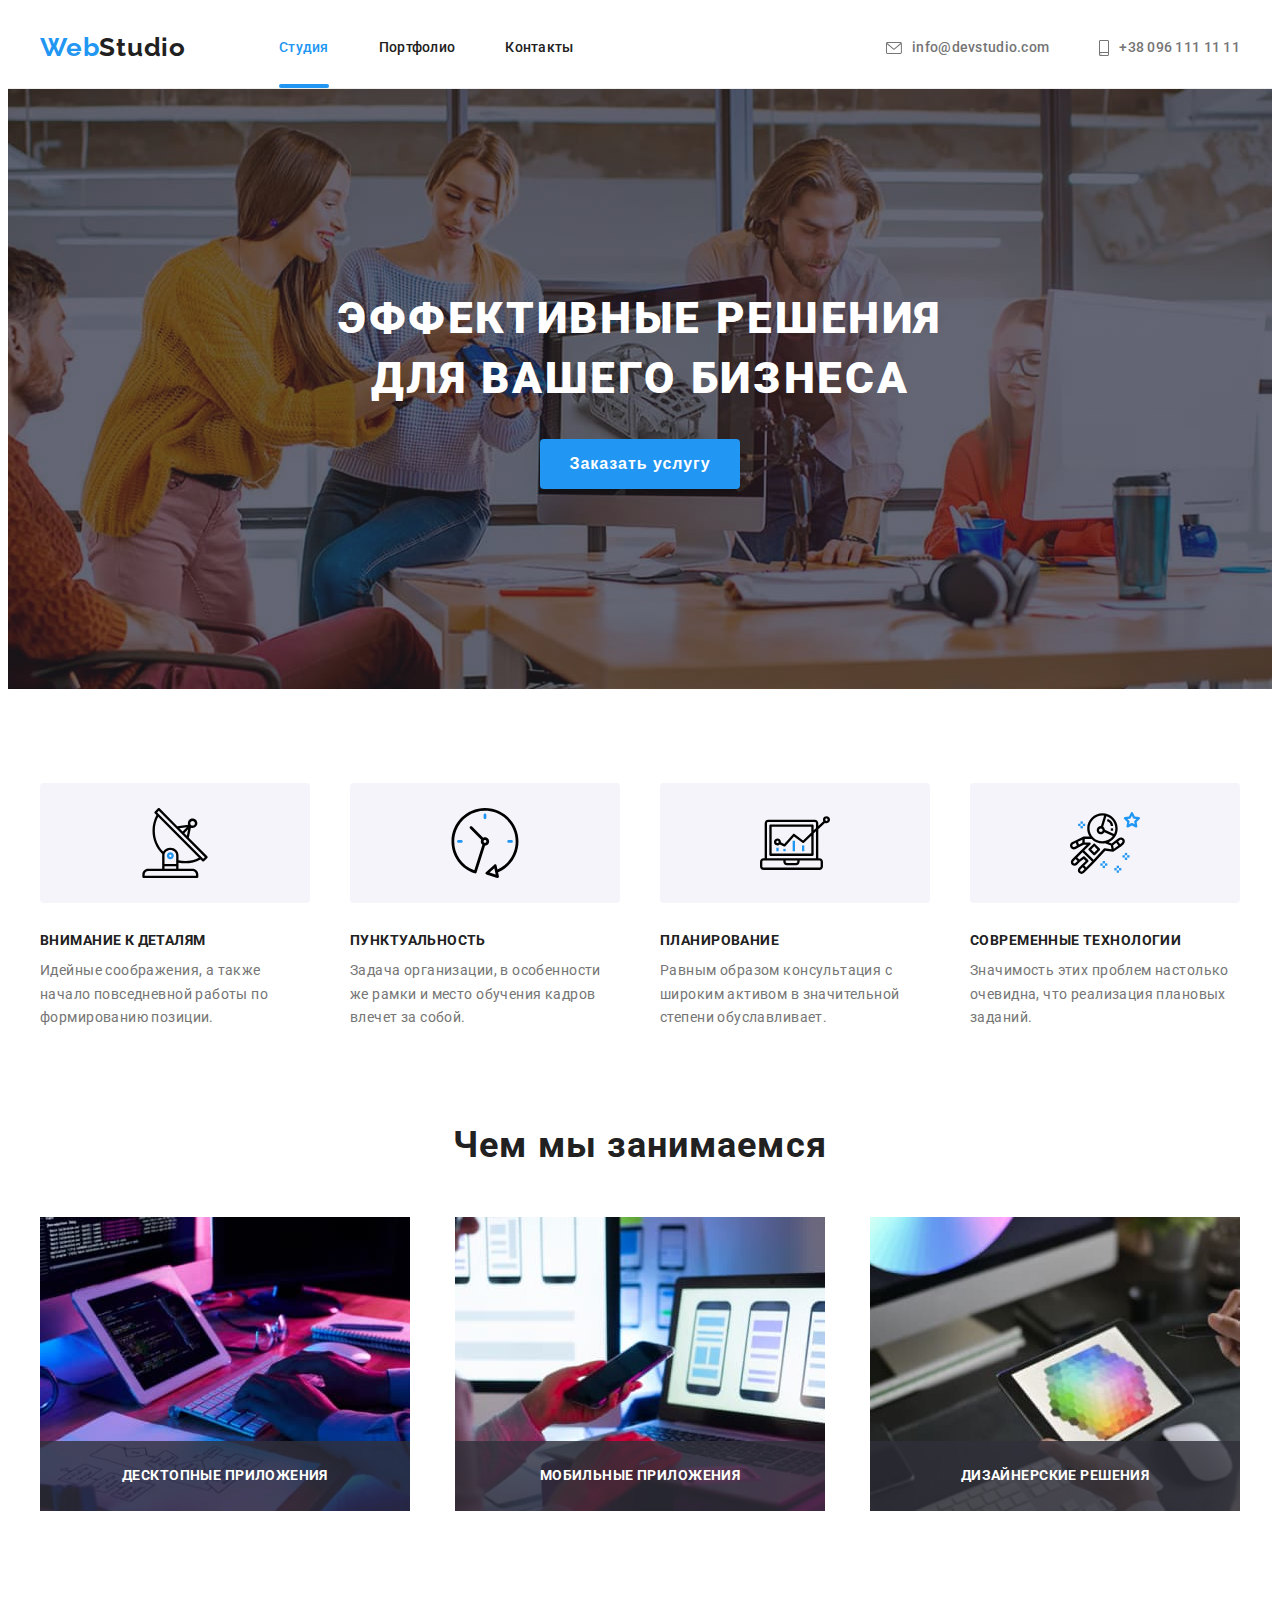
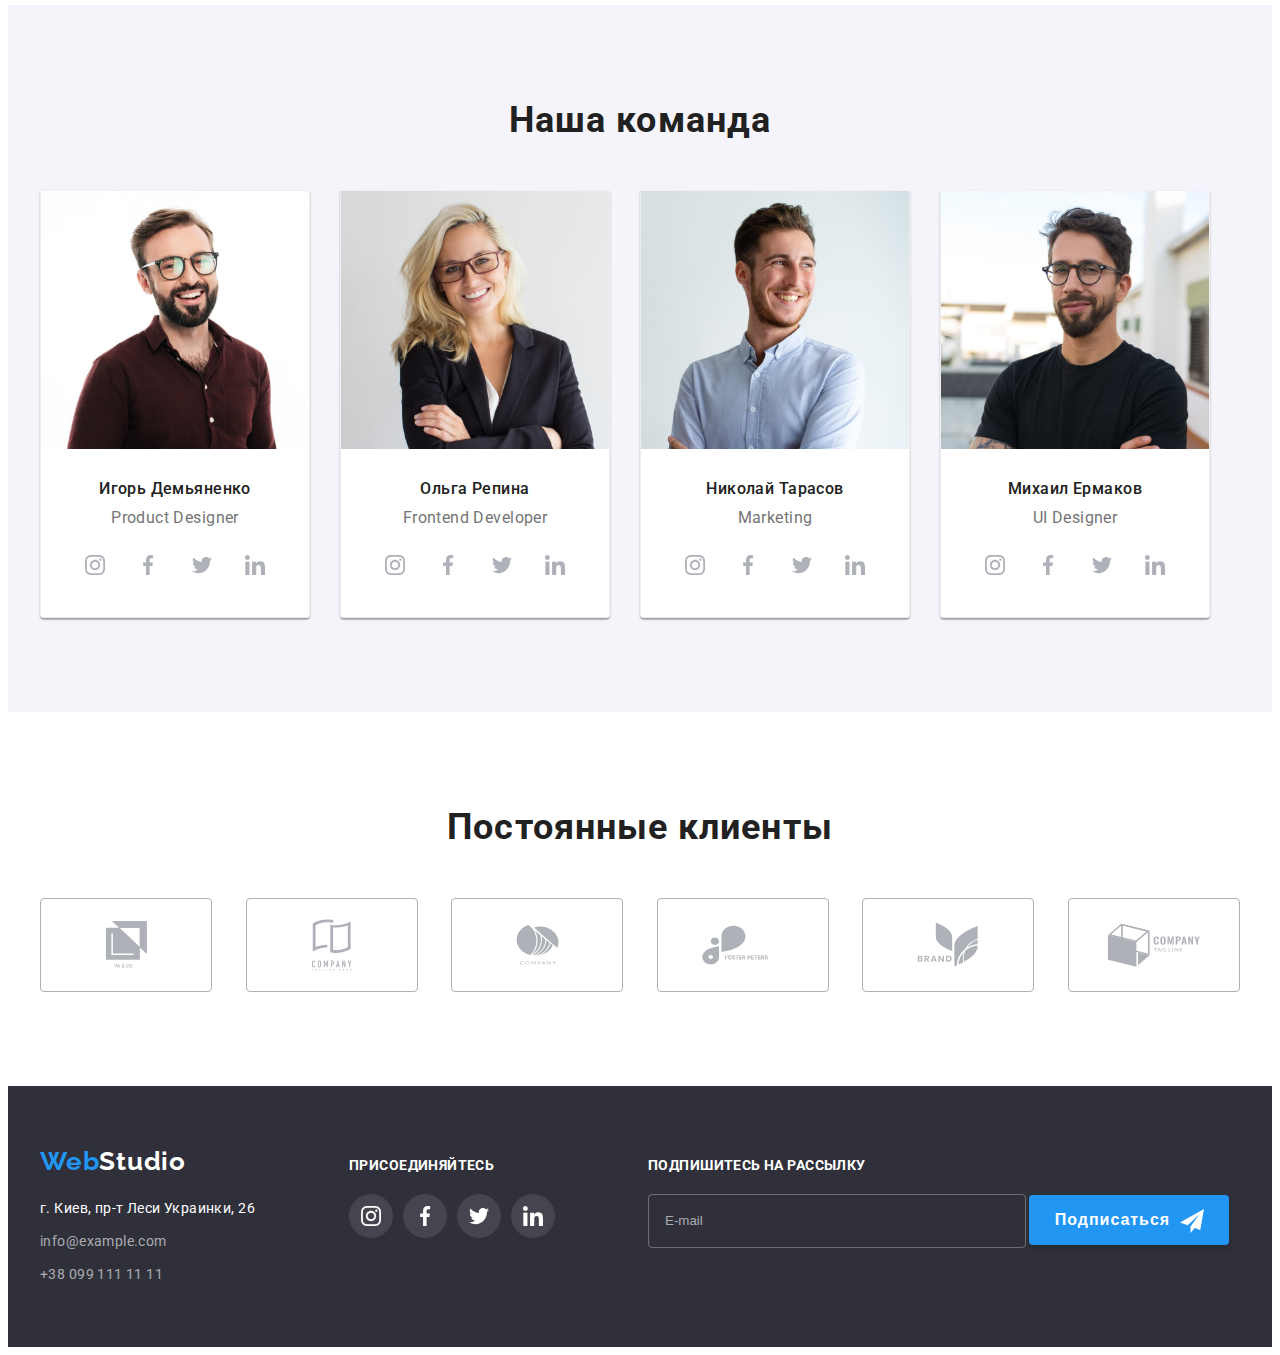
<file: index.html>
<!DOCTYPE html>
<html lang="ru">

<head>
  <meta charset="UTF-8" />
  <meta http-equiv="X-UA-Compatible" content="IE=edge" />
  <meta name="viewport" content="width=device-width, initial-scale=1.0" />
  <title>WebStudio</title>
  <link href="https://fonts.googleapis.com/css2?family=Raleway:wght@700&family=Roboto:wght@400;500;700;900&display=swap"
    rel="stylesheet" />
  <link rel="stylesheet" href="https://cdnjs.cloudflare.com/ajax/libs/modern-normalize/1.1.0/modern-normalize.min.css"
    integrity="sha512-wpPYUAdjBVSE4KJnH1VR1HeZfpl1ub8YT/NKx4PuQ5NmX2tKuGu6U/JRp5y+Y8XG2tV+wKQpNHVUX03MfMFn9Q=="
    crossorigin="anonymous" referrerpolicy="no-referrer" />
  <link rel="stylesheet" type="text/css" href="./css/main.min.css">
</head>

<body>
  <!-- Шапка -->
  <header class="page-header">
    <div class="container">
      <!-- Блок навигации -->
      <div class="wrapper">
        <nav class="nav">
          <a class="logo logo-header" href="./index.html">Web<span class="logo__header-studio">Studio</span></a>
          <ul class="nav-list">
            <li class="nav-list__item">
              <a class="nav-list__link current" href="./index.html">Студия</a>
            </li>
            <li class="nav-list__item">
              <a class="nav-list__link" href="./portfolio.html">Портфолио</a>
            </li>
            <li class="nav-list__item">
              <a class="nav-list__link" href="#">Контакты</a>
            </li>
          </ul>
        </nav>
        <!-- Блок контактов -->
        <div class="contacts">
          <a class="contacts__link" href="mailto:info@devstudio.com">
            <svg class="contacts__icon" width="16" height="12">
              <use href="./images/icons.svg#icon-envelope"></use>
            </svg>
            info@devstudio.com</a>
          <a class="contacts__link" href="tel:+380961111111">
            <svg class="contacts__icon" width="10" height="16">
              <use href="./images/icons.svg#icon-smartphone"></use>
            </svg>
            +38 096 111 11 11</a>
        </div>
      </div>
    </div>
  </header>
  <!-- Основной контент -->
  <main>
    <!--Секция заголовка-->
    <section class="section hero">
      <h1 class="hero__title">Эффективные решения для вашего бизнеса</h1>
      <button class="btn" type="button" data-modal-open>Заказать услугу</button>
    </section>
    <!-- Секция преимуществ -->
    <section class="section">
      <div class="container">
        <h2 class="section__title visually-hidden">
          Преимущества работы с нами
        </h2>
        <ul class="features-list">
          <li>
            <div class="features-list__wrapper">
              <svg width="70" height="70">
                <use href="./images/icons.svg#icon-antenna"></use>
              </svg>
            </div>
            <h3 class="features-list-item__title">Внимание к деталям</h3>
            <p class="features-list-item__text">
              Идейные соображения, а также начало повседневной работы по
              формированию позиции.
            </p>
          </li>
          <li>
            <div class="features-list__wrapper">
              <svg width="70" height="70">
                <use href="./images/icons.svg#icon-clock"></use>
              </svg>
            </div>
            <h3 class="features-list-item__title">Пунктуальность</h3>
            <p class="features-list-item__text">
              Задача организации, в особенности же рамки и место обучения
              кадров влечет за собой.
            </p>
          </li>
          <li>
            <div class="features-list__wrapper">
              <svg width="70" height="70">
                <use href="./images/icons.svg#icon-diagram"></use>
              </svg>
            </div>
            <h3 class="features-list-item__title">Планирование</h3>
            <p class="features-list-item__text">
              Равным образом консультация с широким активом в значительной
              степени обуславливает.
            </p>
          </li>
          <li>
            <div class="features-list__wrapper">
              <svg width="70" height="70">
                <use href="./images/icons.svg#icon-astronaut"></use>
              </svg>
            </div>
            <h3 class="features-list-item__title">Современные технологии</h3>
            <p class="features-list-item__text">
              Значимость этих проблем настолько очевидна, что реализация
              плановых заданий.
            </p>
          </li>
        </ul>
      </div>
    </section>
    <!-- Секция наши работы -->
    <section class="section jobs">
      <div class="container">
        <h2 class="section__title">Чем мы занимаемся</h2>
        <!-- Блок работ -->
        <ul class="jobs-list">
          <li class="jobs-list__item">
            <img src="./images/img1.jpg" alt="Изображение не подгрузилось" width="370" />
            <div class="jobs-list__wrapper">
              <h3 class="jobs-list__title">Десктопные приложения</h3>
            </div>
          </li>
          <li class="jobs-list__item">
            <img src="./images/img2.jpg" alt="Изображение не подгрузилось" width="370" />
            <div class="jobs-list__wrapper">
              <h3 class="jobs-list__title">Мобильные приложения</h3>
            </div>
          </li>
          <li class="jobs-list__item">
            <img src="./images/img3.jpg" alt="Изображение не подгрузилось" width="370" />
            <div class="jobs-list__wrapper">
              <h3 class="jobs-list__title">Дизайнерские решения</h3>
            </div>
          </li>
        </ul>
      </div>
    </section>
    <!-- секция команда -->
    <section class="section team">
      <div class="container">
        <h2 class="section__title">Наша команда</h2>
        <ul class="team-list">
          <li class="team-list__item">
            <img src="./images/photo1.jpg" alt="Изображение не подгрузилось" width="268" />
            <div class="team-list__wrapper">
              <h3 class="team-list__title">Игорь Демьяненко</h3>
              <p class="team-list__text">Product Designer</p>
              <ul class="social-list">
                <li class="social-list__item">
                  <a href="#" class="social-list__link">
                    <svg class="icon" width="20" height="20">
                      <use href="./images/icons.svg#icon-instagram"></use>
                    </svg>
                  </a>
                </li>
                <li class="social-list__item">
                  <a href="#" class="social-list__link">
                    <svg class="icon" width="20" height="20">
                      <use href="./images/icons.svg#icon-facebook"></use>
                    </svg>
                  </a>
                </li>
                <li class="social-list__item">
                  <a href="#" class="social-list__link">
                    <svg class="icon" width="20" height="20">
                      <use href="./images/icons.svg#icon-twitter"></use>
                    </svg>
                  </a>
                </li>
                <li class="social-list__item">
                  <a href="#" class="social-list__link">
                    <svg class="icon" width="20" height="20">
                      <use href="./images/icons.svg#icon-linkedin"></use>
                    </svg>
                  </a>
                </li>
              </ul>
            </div>
          </li>
          <li class="team-list__item">
            <img src="./images/photo2.jpg" alt="Изображение не подгрузилось" width="268" />
            <div class="team-list__wrapper">
              <h3 class="team-list__title">Ольга Репина</h3>
              <p class="team-list__text">Frontend Developer</p>
              <ul class="social-list">
                <li class="social-list__item">
                  <a href="#" class="social-list__link">
                    <svg class="icon" width="20" height="20">
                      <use href="./images/icons.svg#icon-instagram"></use>
                    </svg>
                  </a>
                </li>
                <li class="social-list__item">
                  <a href="#" class="social-list__link">
                    <svg class="icon" width="20" height="20">
                      <use href="./images/icons.svg#icon-facebook"></use>
                    </svg>
                  </a>
                </li>
                <li class="social-list__item">
                  <a href="#" class="social-list__link">
                    <svg class="icon" width="20" height="20">
                      <use href="./images/icons.svg#icon-twitter"></use>
                    </svg>
                  </a>
                </li>
                <li class="social-list__item">
                  <a href="#" class="social-list__link">
                    <svg class="icon" width="20" height="20">
                      <use href="./images/icons.svg#icon-linkedin"></use>
                    </svg>
                  </a>
                </li>
              </ul>
            </div>
          </li>
          <li class="team-list__item">
            <img src="./images/photo3.jpg" alt="Изображение не подгрузилось" width="268" />
            <div class="team-list__wrapper">
              <h3 class="team-list__title">Николай Тарасов</h3>
              <p class="team-list__text">Marketing</p>
              <ul class="social-list">
                <li class="social-list__item">
                  <a href="#" class="social-list__link">
                    <svg class="icon" width="20" height="20">
                      <use href="./images/icons.svg#icon-instagram"></use>
                    </svg>
                  </a>
                </li>
                <li class="social-list__item">
                  <a href="#" class="social-list__link">
                    <svg class="icon" width="20" height="20">
                      <use href="./images/icons.svg#icon-facebook"></use>
                    </svg>
                  </a>
                </li>
                <li class="social-list__item">
                  <a href="#" class="social-list__link">
                    <svg class="icon" width="20" height="20">
                      <use href="./images/icons.svg#icon-twitter"></use>
                    </svg>
                  </a>
                </li>
                <li class="social-list__item">
                  <a href="#" class="social-list__link">
                    <svg class="icon" width="20" height="20">
                      <use href="./images/icons.svg#icon-linkedin"></use>
                    </svg>
                  </a>
                </li>
              </ul>
            </div>
          </li>
          <li class="team-list__item">
            <img src="./images/photo4.jpg" alt="Изображение не подгрузилось" width="268" />
            <div class="team-list__wrapper">
              <h3 class="team-list__title">Михаил Ермаков</h3>
              <p class="team-list__text">UI Designer</p>
              <ul class="social-list">
                <li class="social-list__item">
                  <a href="#" class="social-list__link">
                    <svg class="icon" width="20" height="20">
                      <use href="./images/icons.svg#icon-instagram"></use>
                    </svg>
                  </a>
                </li>
                <li class="social-list__item">
                  <a href="#" class="social-list__link">
                    <svg class="icon" width="20" height="20">
                      <use href="./images/icons.svg#icon-facebook"></use>
                    </svg>
                  </a>
                </li>
                <li class="social-list__item">
                  <a href="#" class="social-list__link">
                    <svg class="icon" width="20" height="20">
                      <use href="./images/icons.svg#icon-twitter"></use>
                    </svg>
                  </a>
                </li>
                <li class="social-list__item">
                  <a href="#" class="social-list__link">
                    <svg class="icon" width="20" height="20">
                      <use href="./images/icons.svg#icon-linkedin"></use>
                    </svg>
                  </a>
                </li>
              </ul>
            </div>
          </li>
        </ul>
      </div>
    </section>
    <!-- Секция постоянные клиенты -->
    <section class="section">
      <div class="container">
        <h2 class="section__title">Постоянные клиенты</h2>
        <ul class="clients-list">
          <li class="clients-list__item">
            <a href="#" class="clients-list__link">
              <svg width="41" height="47">
                <use href="./images/icons.svg#icon-client"></use>
              </svg>
            </a>
          </li>
          <li class="clients-list__item">
            <a href="#" class="clients-list__link">
              <svg width="40" height="52">
                <use href="./images/icons.svg#icon-client-2"></use>
              </svg>
            </a>
          </li>
          <li class="clients-list__item">
            <a href="#" class="clients-list__link">
              <svg width="43" height="41">
                <use href="./images/icons.svg#icon-client-3"></use>
              </svg>
            </a>
          </li>
          <li class="clients-list__item">
            <a href="#" class="clients-list__link">
              <svg width="84" height="40">
                <use href="./images/icons.svg#icon-client-4"></use>
              </svg>
            </a>
          </li>
          <li class="clients-list__item">
            <a href="#" class="clients-list__link">
              <svg width="62" height="45">
                <use href="./images/icons.svg#icon-client-5"></use>
              </svg>
            </a>
          </li>
          <li class="clients-list__item">
            <a href="#" class="clients-list__link">
              <svg width="94" height="44">
                <use href="./images/icons.svg#icon-client-6"></use>
              </svg>
            </a>
          </li>
        </ul>
      </div>
    </section>
  </main>
  <!-- подвал -->
  <footer class="footer">
    <div class="container footer-wrapper">
      <div class="address-wrapper">
        <a class="logo logo-footer" href="./index.html">Web<span class="logo__footer-studio">Studio</span></a>
        <address>
          <ul class="address-list">
            <li class="address-list__item"><span class="address-list__text">г. Киев, пр-т Леси Украинки, 26</span></li>
            <li class="address-list__item">
              <a class="address-list__link" href="mailto:info@example.com">info@example.com</a>
            </li>
            <li class="address-list__item">
              <a class="address-list__link" href="tel:+380991111111">+38 099 111 11 11</a>
            </li>
          </ul>
        </address>
      </div>
      <div class="social-wrapper">
        <p class="social__text">Присоединяйтесь</p>
        <ul class="social-list social-list-footer">
          <li>
            <a href="#" class="social-list__link footer-theme">
              <svg width="20" height="20">
                <use href="./images/icons.svg#icon-instagram"></use>
              </svg>
            </a>
          </li>
          <li>
            <a href="#" class="social-list__link footer-theme">
              <svg width="20" height="20">
                <use href="./images/icons.svg#icon-facebook"></use>
              </svg>
            </a>
          </li>
          <li>
            <a href="#" class="social-list__link footer-theme">
              <svg width="20" height="20">
                <use href="./images/icons.svg#icon-twitter"></use>
              </svg>
            </a>
          </li>
          <li>
            <a href="#" class="social-list__link footer-theme">
              <svg width="20" height="20">
                <use href="./images/icons.svg#icon-linkedin"></use>
              </svg>
            </a>
          </li>
        </ul>
      </div>
      <div class="subscription">
        <p class="subscription__text">Подпишитесь на рассылку</p>
        <input type="email" class="subscription__input" name="user_email_subscription" placeholder="E-mail">
        <button type="submit" class="btn subscription-btn">Подписаться</button>
      </div>
    </div>
  </footer>
  <div class="backdrop is-hidden" data-modal>
    <div class="modal">
      <button class="modal-close-btn" type="button" data-modal-close>
        <svg width="18" height="18">
          <use href="./images/icons.svg#icon-close"></use>
        </svg>
      </button>
      <p class="modal-explanation">Оставьте свои данные, мы вам перезвоним</p>
      <form class="contact-form">
        <label class="contact-form__label">
          <span class="contact-form__text">Имя</span>
          <span class="contact-form__input-wrapper">
            <input name="user_name" type="text" class="contact-form__input">
            <svg class="contact-form__icon" width="18" height="18">
              <use href="./images/icons.svg#icon-person"></use>
            </svg>
          </span>
        </label>
        <label class="contact-form__label">
          <span class="contact-form__text">Телефон</span>
          <span class="contact-form__input-wrapper">
            <input name="user_phone" type="tel" class="contact-form__input">
            <svg class="contact-form__icon" width="18" height="18">
              <use href="./images/icons.svg#icon-phone"></use>
            </svg>
          </span>
        </label>
        <label class="contact-form__label">
          <span class="contact-form__text">Почта</span>
          <span class="contact-form__input-wrapper">
            <input name="user_email" type="email" class="contact-form__input">
            <svg class="contact-form__icon" width="18" height="18">
              <use href="./images/icons.svg#icon-email"></use>
            </svg>
          </span>
        </label>
        <label class="contact-form__label">
          <span class="contact-form__text">Комментарий</span>
          <textarea class="contact-form__messag" name="user_messag" placeholder="Введите текст"></textarea>
        </label>
        <div class="checkbox-wraper">
          <input id="policy_checkbox" name="accept_policy" value="accept" class="contact-form__checbox visually-hidden"
            type="checkbox">
          <label class="contact-form__checkbox-label" for="policy_checkbox">Соглашаюсь с рассылкой и принимаю&nbsp;<a
              href="" class="contact-form__checkbox-link">Условия
              договора</a></label>
        </div>
        <button class="btn btn_contact-form" type="submit">Отправить</button>
      </form>
    </div>
  </div>
  <script src="./js/modal.js"></script>
</body>

</html>
</file>
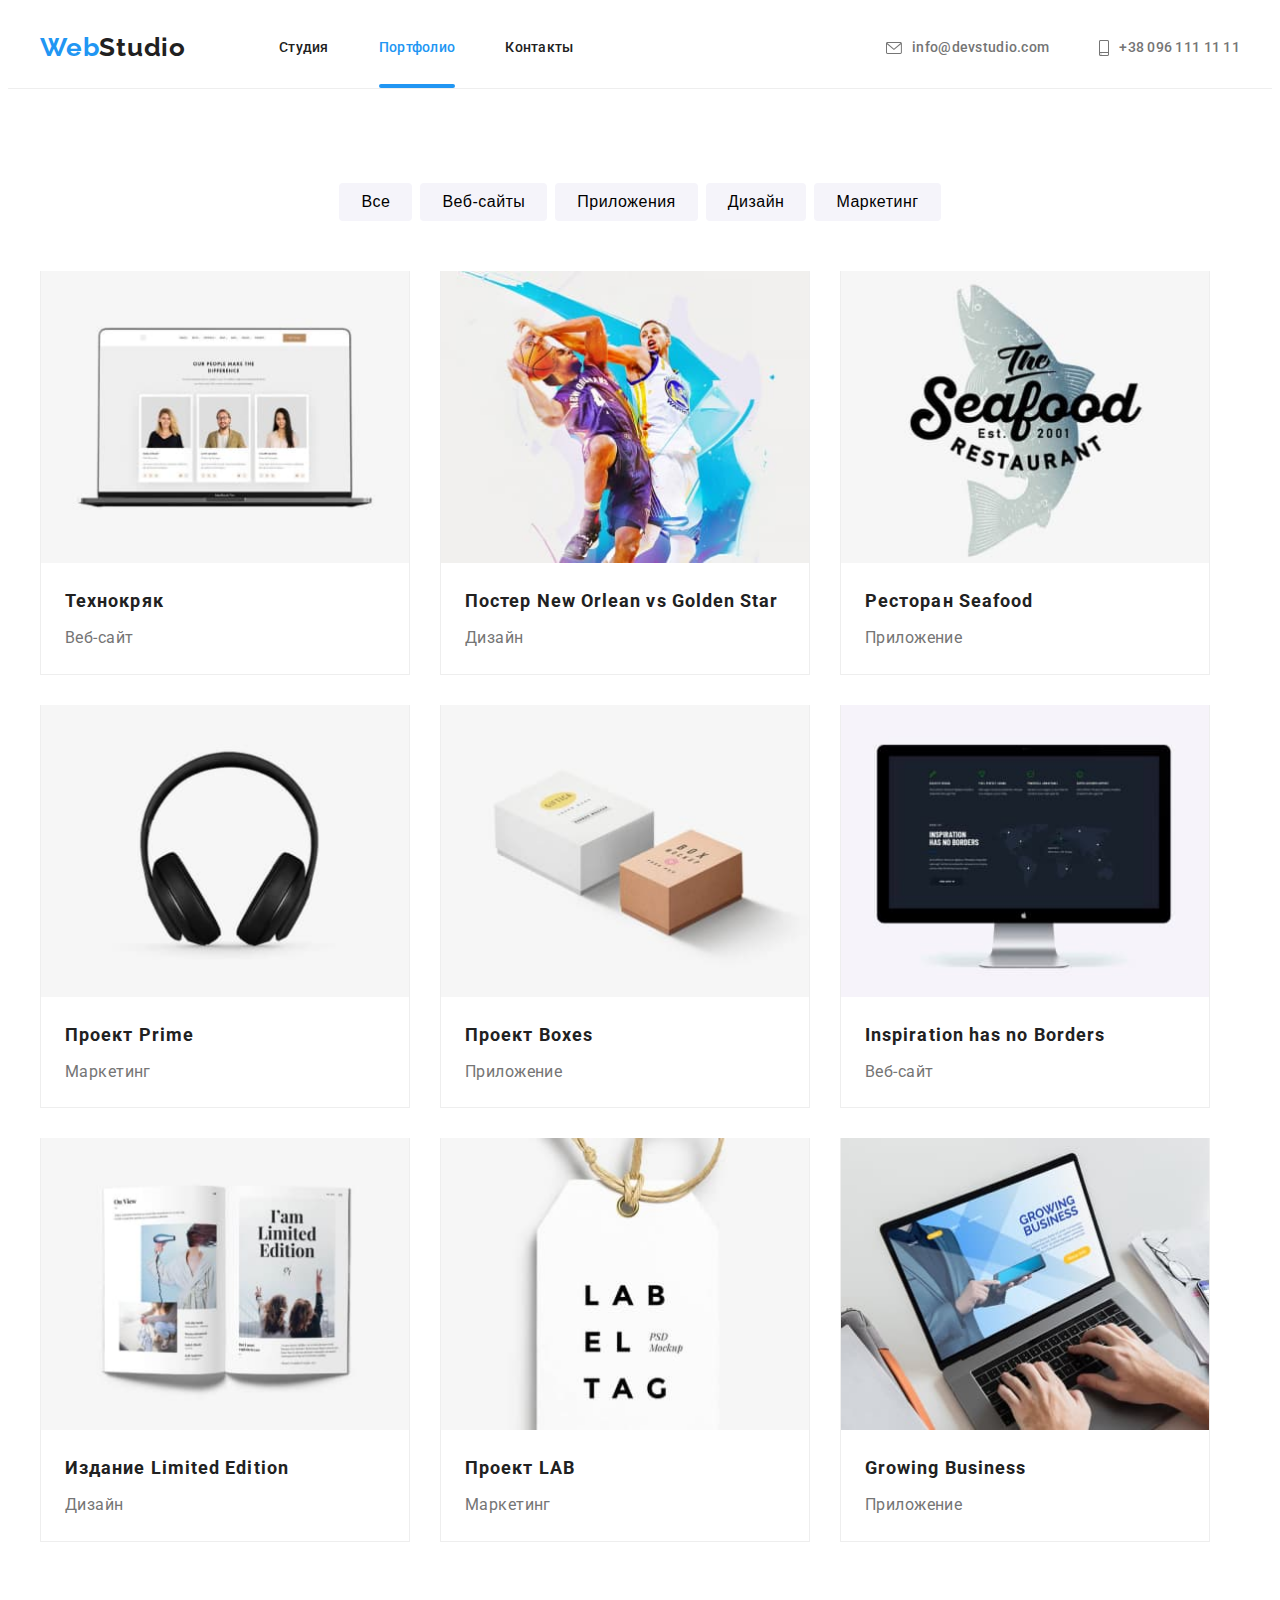
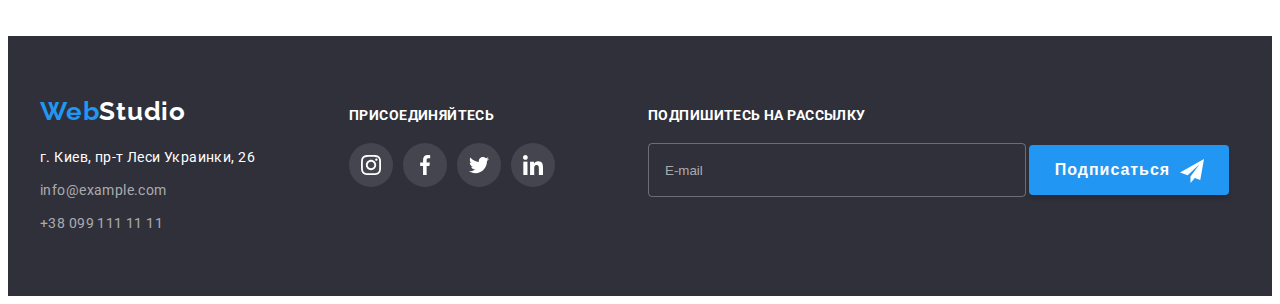
<file: portfolio.html>
<!DOCTYPE html>
<html lang="ru">

<head>
  <meta charset="UTF-8">
  <meta http-equiv="X-UA-Compatible" content="IE=edge">
  <meta name="viewport" content="width=device-width, initial-scale=1.0">
  <title>Portfolio</title>
  <link href="https://fonts.googleapis.com/css2?family=Raleway:wght@700&family=Roboto:wght@400;500;700;900&display=swap"
    rel="stylesheet">
  <link rel="stylesheet" href="https://cdnjs.cloudflare.com/ajax/libs/modern-normalize/1.1.0/modern-normalize.min.css"
    integrity="sha512-wpPYUAdjBVSE4KJnH1VR1HeZfpl1ub8YT/NKx4PuQ5NmX2tKuGu6U/JRp5y+Y8XG2tV+wKQpNHVUX03MfMFn9Q=="
    crossorigin="anonymous" referrerpolicy="no-referrer" />
  <link rel="stylesheet" type="text/css" href="./css/main.min.css">
</head>

<body>
  <!-- Шапка -->
  <header class="page-header">
    <div class="container">
      <!-- Блок навигации -->
      <div class="wrapper">
        <nav class="nav">
          <a class="logo logo-header" href="./index.html">Web<span class="logo__header-studio">Studio</span></a>
          <ul class="nav-list">
            <li class="nav-list__item">
              <a class="nav-list__link" href="./index.html">Студия</a>
            </li>
            <li class="nav-list__item">
              <a class="nav-list__link current" href="./portfolio.html">Портфолио</a>
            </li>
            <li class="nav-list__item">
              <a class="nav-list__link" href="#">Контакты</a>
            </li>
          </ul>
        </nav>
        <!-- Блок контактов -->
        <div class="contacts">
          <a class="contacts__link" href="mailto:info@devstudio.com">
            <svg class="contacts__icon" width="16" height="12">
              <use href="./images/icons.svg#icon-envelope"></use>
            </svg>
            info@devstudio.com</a>
          <a class="contacts__link" href="tel:+380961111111">
            <svg class="contacts__icon" width="10" height="16">
              <use href="./images/icons.svg#icon-smartphone"></use>
            </svg>
            +38 096 111 11 11</a>
        </div>
      </div>
    </div>
  </header>
  <!-- Основной контент -->
  <main>
    <section class="section">
      <div class="container">
        <h1 class="section__title visually-hidden">Примеры наших работ</h1>
        <!-- Блок кнопок -->
        <ul class="button-list">
          <li class="button-list__item"><button class="button-list__btn" type="button">Все</button></li>
          <li class="button-list__item"><button class="button-list__btn" type="button">Веб-сайты</button></li>
          <li class="button-list__item"><button class="button-list__btn" type="button">Приложения</button></li>
          <li class="button-list__item"><button class="button-list__btn" type="button">Дизайн</button></li>
          <li class="button-list__item"><button class="button-list__btn" type="button">Маркетинг</button></li>
        </ul>
        <!-- Блок примеров работ -->
        <ul class="examples-list">
          <li class="examples-list__item">
            <a href="#" class="examples-list__link">
              <div class="examples-list__thumb">
                <img src="./images/portf1.jpg" alt="Технокряк" width="368">
                <div class="examples-list__overlay">
                  <p class="examples-list__overlay-text">Ресурс предлагает комплексные предложения с разным уровнем функционала и сервисов. Все
                    это позволит посетителю получить
                    исчерпывающие сведения о компании или частном лице.</p>
                </div>
              </div>
              <div class="examples-list__description">
                <h2 class="examples-list__title">Технокряк</h2>
                <p class="examples-list__text">Веб-сайт</p>
              </div>
            </a>
          </li>
          <li class="examples-list__item">
            <a href="#" class="examples-list__link">
              <div class="examples-list__thumb">
                <img src="./images/portf2.jpg" alt="Постер New Orlean vs Golden Star" width="368">
                <div class="examples-list__overlay">
                  <p class="examples-list__overlay-text">Ресурс предлагает комплексные предложения с разным уровнем функционала и сервисов. Все
                    это позволит посетителю получить
                    исчерпывающие сведения о компании или частном лице.</p>
                </div>
              </div>
              <div class="examples-list__description">
                <h2 class="examples-list__title">Постер New Orlean vs Golden Star</h2>
                <p class="examples-list__text">Дизайн</p>
              </div>
            </a>
          </li>
          <li class="examples-list__item">
            <a href="#" class="examples-list__link">
              <div class="examples-list__thumb">
                <img src="./images/portf3.jpg" alt="Ресторан Seafood" width="368">
                <div class="examples-list__overlay">
                  <p class="examples-list__overlay-text">Ресурс предлагает комплексные предложения с разным уровнем функционала и сервисов. Все
                    это позволит посетителю получить
                    исчерпывающие сведения о компании или частном лице.</p>
                </div>
              </div>
              <div class="examples-list__description">
                <h2 class="examples-list__title">Ресторан Seafood</h2>
                <p class="examples-list__text">Приложение</p>
              </div>
            </a>
          </li>
          <li class="examples-list__item">
            <a href="" class="examples-list__link">
              <div class="examples-list__thumb">
                <img src="./images/portf4.jpg" alt="Проект Prime" width="368">
                <div class="examples-list__overlay">
                  <p class="examples-list__overlay-text">Ресурс предлагает комплексные предложения с разным уровнем функционала и сервисов. Все
                    это позволит посетителю получить
                    исчерпывающие сведения о компании или частном лице.</p>
                </div>
              </div>
              <div class="examples-list__description">
                <h2 class="examples-list__title">Проект Prime</h2>
                <p class="examples-list__text">Маркетинг</p>
              </div>
            </a>
          </li>
          <li class="examples-list__item">
            <a href="" class="examples-list__link">
              <div class="examples-list__thumb">
                <img src="./images/portf5.jpg" alt="Проект Boxes" width="368">
                <div class="examples-list__overlay">
                  <p class="examples-list__overlay-text">Ресурс предлагает комплексные предложения с разным уровнем функционала и сервисов. Все
                    это позволит посетителю получить
                    исчерпывающие сведения о компании или частном лице.</p>
                </div>
              </div>
              <div class="examples-list__description">
                <h2 class="examples-list__title">Проект Boxes</h2>
                <p class="examples-list__text">Приложение</p>
              </div>
            </a>
          </li>
          <li class="examples-list__item">
            <a href="" class="examples-list__link">
              <div class="examples-list__thumb">
                <img src="./images/portf6.jpg" alt="Inspiration has no Borders" width="368">
                <div class="examples-list__overlay">
                  <p class="examples-list__overlay-text">Ресурс предлагает комплексные предложения с разным уровнем функционала и сервисов. Все
                    это позволит посетителю получить
                    исчерпывающие сведения о компании или частном лице.</p>
                </div>
              </div>
              <div class="examples-list__description">
                <h2 class="examples-list__title">Inspiration has no Borders</h2>
                <p class="examples-list__text">Веб-сайт</p>
              </div>
            </a>
          </li>
          <li class="examples-list__item">
            <a href="" class="examples-list__link">
              <div class="examples-list__thumb">
                <img src="./images/portf7.jpg" alt="Издание Limited Edition" width="368">
                <div class="examples-list__overlay">
                  <p class="examples-list__overlay-text">Ресурс предлагает комплексные предложения с разным уровнем функционала и сервисов. Все
                    это позволит посетителю получить
                    исчерпывающие сведения о компании или частном лице.</p>
                </div>
              </div>
              <div class="examples-list__description">
                <h2 class="examples-list__title">Издание Limited Edition</h2>
                <p class="examples-list__text">Дизайн</p>
              </div>
            </a>
          </li>
          <li class="examples-list__item">
            <a href="" class="examples-list__link">
              <div class="examples-list__thumb">
                <img src="./images/portf8.jpg" alt="Проект LAB" width="368">
                <div class="examples-list__overlay">
                  <p class="examples-list__overlay-text">Ресурс предлагает комплексные предложения с разным уровнем функционала и сервисов. Все
                    это позволит посетителю получить
                    исчерпывающие сведения о компании или частном лице.</p>
                </div>
              </div>
              <div class="examples-list__description">
                <h2 class="examples-list__title">Проект LAB</h2>
                <p class="examples-list__text">Маркетинг</p>
              </div>
            </a>
          </li>
          <li class="examples-list__item">
            <a href="" class="examples-list__link">
              <div class="examples-list__thumb">
                <img src="./images/portf9.jpg" alt="Growing Business" width="368">
                <div class="examples-list__overlay">
                  <p class="examples-list__overlay-text">Ресурс предлагает комплексные предложения с разным уровнем функционала и сервисов. Все
                    это позволит посетителю получить
                    исчерпывающие сведения о компании или частном лице.</p>
                </div>
              </div>
              <div class="examples-list__description">
                <h2 class="examples-list__title">Growing Business</h2>
                <p class="examples-list__text">Приложение</p>
              </div>
            </a>
          </li>
        </ul>
      </div>
    </section>
  </main>
  <!-- Подвал -->
  <footer class="footer">
    <div class="container footer-wrapper">
      <div class="address-wrapper">
        <a class="logo logo-footer" href="./index.html">Web<span class="logo__footer-studio">Studio</span></a>
        <address>
          <ul class="address-list">
            <li class="address-list__item"><span class="address-list__text">г. Киев, пр-т Леси Украинки, 26</span></li>
            <li class="address-list__item">
              <a class="address-list__link" href="mailto:info@example.com">info@example.com</a>
            </li>
            <li class="address-list__item">
              <a class="address-list__link" href="tel:+380991111111">+38 099 111 11 11</a>
            </li>
          </ul>
        </address>
      </div>
      <div class="social-wrapper">
        <p class="social__text">Присоединяйтесь</p>
        <ul class="social-list social-list-footer">
          <li>
            <a href="#" class="social-list__link footer-theme">
              <svg width="20" height="20">
                <use href="./images/icons.svg#icon-instagram"></use>
              </svg>
            </a>
          </li>
          <li>
            <a href="#" class="social-list__link footer-theme">
              <svg width="20" height="20">
                <use href="./images/icons.svg#icon-facebook"></use>
              </svg>
            </a>
          </li>
          <li>
            <a href="#" class="social-list__link footer-theme">
              <svg width="20" height="20">
                <use href="./images/icons.svg#icon-twitter"></use>
              </svg>
            </a>
          </li>
          <li>
            <a href="#" class="social-list__link footer-theme">
              <svg width="20" height="20">
                <use href="./images/icons.svg#icon-linkedin"></use>
              </svg>
            </a>
          </li>
        </ul>
      </div>
      <div class="subscription">
        <p class="subscription__text">Подпишитесь на рассылку</p>
        <input type="email" class="subscription__input" name="user_email_subscription" placeholder="E-mail">
        <button type="submit" class="btn subscription-btn">Подписаться</button>
      </div>
    </div>
  </footer>
</body>

</html>
</file>
<file: css/main.min.css>
.visually-hidden{position:absolute;width:1px;height:1px;margin:-1px;border:0;padding:0;white-space:nowrap;-webkit-clip-path:inset(100%);clip-path:inset(100%);clip:rect(0 0 0 0);overflow:hidden}:root{--primary-text-color: #757575;--title-text-color: #212121;--acent-color: #2196F3;--primary-white-color: #ffffff;--primay-grey-color: #2F303A;--address-link-color: rgba(255, 255, 255, 0.6);--examples-button-color: #F5F4FA;--border-color: #eeeeee;--border-modal-color: rgba(33, 33, 33, 0.2);--primary-icon-color: #AFB1B8;--footer-fon-social-link: rgba(255, 255, 255, 0.1);--primary-animation-function: cubic-bezier(0.4, 0, 0.2, 1);--placeholder-color: rgba(117, 117, 117, 0.5)}body{background-color:var(--primary-white-color);color:var(--primary-text-color);font-family:"Roboto",sans-serif;font-size:14px;letter-spacing:.03em}ul{list-style:none}a{text-decoration:none}img{display:block}.section{padding-top:94px;padding-bottom:94px}.section__title{color:var(--title-text-color);font-weight:700;font-size:36px;line-height:1.17;text-align:center;letter-spacing:.03em;margin-top:0;margin-bottom:50px}.container{width:1200px;margin-left:auto;margin-right:auto;padding-left:15px;padding-right:15px}.page-header{border-bottom:1px solid var(--border-color)}.wrapper{display:-webkit-box;display:-ms-flexbox;display:flex}.nav{display:-webkit-box;display:-ms-flexbox;display:flex}.nav-list{display:-webkit-box;display:-ms-flexbox;display:flex;-webkit-box-align:center;-ms-flex-align:center;align-items:center;margin-top:0;margin-bottom:0;padding-left:0}.nav-list__item{margin-right:50px}.nav-list__item:last-child{margin-right:0}.nav-list__link{display:block;padding-top:32px;padding-bottom:32px;color:var(--title-text-color);font-weight:500;font-size:14px;line-height:1.14;letter-spacing:.02em;-webkit-transition-property:color;transition-property:color;-webkit-transition-duration:250ms;transition-duration:250ms;-webkit-transition-timing-function:var(--primary-animation-function);transition-timing-function:var(--primary-animation-function);-webkit-transition-delay:0ms;transition-delay:0ms}.nav-list__link:hover,.nav-list__link:focus{color:var(--acent-color)}.current{color:var(--acent-color);position:relative}.current::after{position:absolute;left:0;bottom:0;width:100%;height:4px;display:block;content:"";background-color:var(--acent-color);border-radius:2px}.contacts{display:-webkit-box;display:-ms-flexbox;display:flex;-webkit-box-align:center;-ms-flex-align:center;align-items:center;margin-left:auto}.contacts__link{display:-webkit-box;display:-ms-flexbox;display:flex;-webkit-box-align:center;-ms-flex-align:center;align-items:center;padding-top:32px;padding-bottom:32px;margin-right:50px;color:var(--primary-text-color);fill:var(--primary-text-color);font-weight:500;font-size:14px;line-height:1.14;letter-spacing:.02em;-webkit-transition-property:color,fill;transition-property:color,fill;-webkit-transition-duration:250ms;transition-duration:250ms;-webkit-transition-timing-function:var(--primary-animation-function);transition-timing-function:var(--primary-animation-function);-webkit-transition-delay:0ms;transition-delay:0ms}.contacts__link:last-child{margin-right:0}.contacts__link:hover,.contacts__link:focus{color:var(--acent-color);fill:var(--acent-color)}.contacts__icon{margin-right:10px}.hero{padding:200px 0;background-color:var(--primay-grey-color);background-image:-webkit-gradient(linear, left top, left bottom, from(rgba(47, 48, 58, 0.4)), to(rgba(47, 48, 58, 0.4))),url(../images/backgroundHero.jpg);background-image:linear-gradient(rgba(47, 48, 58, 0.4), rgba(47, 48, 58, 0.4)),url(../images/backgroundHero.jpg);background-repeat:no-repeat;background-position:50% 50%;text-align:center;max-width:1600px;margin:0 auto}.hero__title{width:696px;color:var(--primary-white-color);font-weight:900;font-size:44px;line-height:1.36;letter-spacing:.06em;text-transform:uppercase;margin-top:0;margin-bottom:30px;margin-left:auto;margin-right:auto}.features-list{display:-webkit-box;display:-ms-flexbox;display:flex;-webkit-box-pack:justify;-ms-flex-pack:justify;justify-content:space-between;margin-top:0;margin-bottom:0;padding-left:0}.features-list-item__title{color:var(--title-text-color);font-weight:700;font-size:14px;line-height:1.14;letter-spacing:.03em;text-transform:uppercase;margin-top:0;margin-bottom:10px}.features-list-item__text{max-width:270px;line-height:1.71;margin-top:0;margin-bottom:0}.features-list__wrapper{background-color:var(--examples-button-color);border-radius:4px;display:-webkit-box;display:-ms-flexbox;display:flex;height:120px;-webkit-box-align:center;-ms-flex-align:center;align-items:center;-webkit-box-pack:center;-ms-flex-pack:center;justify-content:center;margin-bottom:30px}.jobs{padding-top:0}.jobs-list{display:-webkit-box;display:-ms-flexbox;display:flex;-webkit-box-pack:justify;-ms-flex-pack:justify;justify-content:space-between;margin-top:0;margin-bottom:0;padding-left:0}.jobs-list__item{position:relative}.jobs-list__title{margin-top:0;margin-bottom:0;color:var(--primary-white-color);font-size:14px;line-height:1.14;text-transform:uppercase}.jobs-list__wrapper{position:absolute;left:0;bottom:0;width:100%;height:70px;display:-webkit-box;display:-ms-flexbox;display:flex;-webkit-box-pack:center;-ms-flex-pack:center;justify-content:center;-webkit-box-align:center;-ms-flex-align:center;align-items:center;background-color:rgba(47,48,58,.8)}.team{background-color:var(--examples-button-color)}.team-list{display:-webkit-box;display:-ms-flexbox;display:flex;-ms-flex-wrap:wrap;flex-wrap:wrap;-webkit-box-align:start;-ms-flex-align:start;align-items:flex-start;margin-left:-30px;margin-top:0;margin-bottom:0;padding-left:0}.team-list__item{margin-left:30px;border:1px solid var(--border-color);border-top:0;border-radius:0 0 4px 4px;-webkit-box-shadow:0px 1px 3px rgba(0,0,0,.12),0px 1px 1px rgba(0,0,0,.14),0px 2px 1px rgba(0,0,0,.2);box-shadow:0px 1px 3px rgba(0,0,0,.12),0px 1px 1px rgba(0,0,0,.14),0px 2px 1px rgba(0,0,0,.2)}.team-list__item:not(:nth-last-child(-n+4)){margin-bottom:30px}.team-list__title{color:var(--title-text-color);font-weight:500;font-size:16px;line-height:1.19;text-align:center;margin-top:0;margin-bottom:10px}.team-list__text{font-size:16px;line-height:1.19;text-align:center;margin-top:0;margin-bottom:16px}.team-list__wrapper{padding:30px 32px;background-color:var(--primary-white-color)}.footer{background-color:var(--primay-grey-color);line-height:1.71;letter-spacing:.03em;padding-top:60px;padding-bottom:60px}.footer-wrapper{display:-webkit-box;display:-ms-flexbox;display:flex;-webkit-box-align:baseline;-ms-flex-align:baseline;align-items:baseline}.address-list{margin-top:0;margin-bottom:0;padding-left:0}.address-list__link{color:var(--address-link-color);font-style:normal;line-height:1.71}.address-list__text{color:var(--primary-white-color);font-style:normal}.address-list__item{margin-bottom:9px}.address-list__item:last-child{margin-bottom:0}.address-wrapper{margin-right:70px}.clients-list{display:-webkit-box;display:-ms-flexbox;display:flex;-ms-flex-wrap:wrap;flex-wrap:wrap;-webkit-box-pack:justify;-ms-flex-pack:justify;justify-content:space-between;margin-top:0;margin-bottom:0;padding-left:0}.clients-list__link{display:-webkit-box;display:-ms-flexbox;display:flex;-webkit-box-pack:center;-ms-flex-pack:center;justify-content:center;-webkit-box-align:center;-ms-flex-align:center;align-items:center;width:170px;height:92px;border:1px solid var(--primary-icon-color);border-radius:4px;fill:var(--primary-icon-color);-webkit-transition-property:border,fill;transition-property:border,fill;-webkit-transition-duration:250ms;transition-duration:250ms;-webkit-transition-timing-function:var(--primary-animation-function);transition-timing-function:var(--primary-animation-function);-webkit-transition-delay:0ms;transition-delay:0ms}.clients-list__link:hover,.clients-list__link:focus{border:1px solid var(--acent-color);fill:var(--acent-color)}.examples-list{display:-webkit-box;display:-ms-flexbox;display:flex;-ms-flex-wrap:wrap;flex-wrap:wrap;margin-left:-30px;margin-top:0;margin-bottom:0;padding-left:0}.examples-list__item{margin-left:30px;border:1px solid var(--border-color);border-top:0}.examples-list__link{position:relative;display:block;color:inherit;font-size:inherit;-webkit-transition-property:-webkit-box-shadow;transition-property:-webkit-box-shadow;transition-property:box-shadow;transition-property:box-shadow, -webkit-box-shadow;-webkit-transition-duration:250ms;transition-duration:250ms;-webkit-transition-timing-function:var(--primary-animation-function);transition-timing-function:var(--primary-animation-function);-webkit-transition-delay:0ms;transition-delay:0ms}.examples-list__link:hover{-webkit-box-shadow:0px 1px 1px rgba(0,0,0,.12),0px 4px 4px rgba(0,0,0,.06),1px 4px 6px rgba(0,0,0,.16);box-shadow:0px 1px 1px rgba(0,0,0,.12),0px 4px 4px rgba(0,0,0,.06),1px 4px 6px rgba(0,0,0,.16)}.examples-list__item:not(:nth-last-child(-n+3)){margin-bottom:30px}.examples-list__description{padding:20px 24px}.examples-list__title{margin-top:0;margin-bottom:4px;color:var(--title-text-color);font-weight:700;font-size:18px;line-height:2;letter-spacing:.06em}.examples-list__text{margin-top:0;margin-bottom:0;font-size:16px;line-height:1.88}.examples-list__thumb{position:relative;overflow:hidden}.examples-list__overlay{position:absolute;left:0;top:0;width:100%;height:100%;display:-webkit-box;display:-ms-flexbox;display:flex;-webkit-box-pack:center;-ms-flex-pack:center;justify-content:center;-webkit-box-align:center;-ms-flex-align:center;align-items:center;-webkit-transform:translateY(100%);transform:translateY(100%);-webkit-transition-property:-webkit-transform;transition-property:-webkit-transform;transition-property:transform;transition-property:transform, -webkit-transform;-webkit-transition-duration:250ms;transition-duration:250ms;-webkit-transition-timing-function:var(--primary-animation-function);transition-timing-function:var(--primary-animation-function);-webkit-transition-delay:0ms;transition-delay:0ms;background-color:rgba(33,150,243,.9)}.examples-list__item:hover .examples-list__overlay{-webkit-transform:translateY(0);transform:translateY(0)}.examples-list__overlay-text{width:322px;font-size:18px;line-height:1.55;color:var(--primary-white-color)}.logo{display:block;-webkit-box-align:center;-ms-flex-align:center;align-items:center;margin-right:93px;color:var(--acent-color);font-family:"Raleway",sans-serif;font-weight:700;font-size:26px;line-height:1.19;letter-spacing:.03em}.logo-header{padding-top:24px;padding-bottom:25px}.logo__header-studio{color:var(--title-text-color)}.logo-footer{margin-bottom:20px}.logo__footer-studio{color:var(--primary-white-color)}.btn{display:inline-block;margin:0 auto;background-color:var(--acent-color);color:var(--primary-white-color);font-weight:700;font-size:16px;line-height:1.87;letter-spacing:.06em;text-align:center;cursor:pointer;min-width:200px;height:50px;border:0;border-radius:4px;-webkit-box-shadow:0px 4px 4px rgba(0,0,0,.15);box-shadow:0px 4px 4px rgba(0,0,0,.15)}.subscription-btn::after{content:"";display:inline-block;margin-left:10px;width:24px;height:24px;background-image:url(../images/iconsend.svg);vertical-align:middle}.btn_contact-form{display:block}.button-list{display:-webkit-box;display:-ms-flexbox;display:flex;-webkit-box-pack:center;-ms-flex-pack:center;justify-content:center;margin-top:0;margin-bottom:50px;padding-left:0}.button-list__item:not(:last-child){margin-right:8px}.button-list__btn{background-color:var(--examples-button-color);cursor:pointer;font-weight:500;font-size:16px;line-height:1.63;text-align:center;letter-spacing:.03em;padding:6px 22px;border:none;border-radius:4px;-webkit-transition-property:background-color,color,-webkit-box-shadow;transition-property:background-color,color,-webkit-box-shadow;transition-property:background-color,color,box-shadow;transition-property:background-color,color,box-shadow,-webkit-box-shadow;-webkit-transition-duration:250ms;transition-duration:250ms;-webkit-transition-timing-function:var(--primary-animation-function);transition-timing-function:var(--primary-animation-function);-webkit-transition-delay:0ms;transition-delay:0ms}.button-list__btn:hover,.button-list__btn:focus{-webkit-box-shadow:0px 3px 1px rgba(0,0,0,.1),0px 1px 2px rgba(0,0,0,.08),0px 2px 2px rgba(0,0,0,.12);box-shadow:0px 3px 1px rgba(0,0,0,.1),0px 1px 2px rgba(0,0,0,.08),0px 2px 2px rgba(0,0,0,.12);background-color:var(--acent-color);color:var(--primary-white-color);cursor:pointer}.social-list{display:-webkit-box;display:-ms-flexbox;display:flex;-webkit-box-pack:justify;-ms-flex-pack:justify;justify-content:space-between;padding-left:0}.social-list__link{display:-webkit-box;display:-ms-flexbox;display:flex;-webkit-box-pack:center;-ms-flex-pack:center;justify-content:center;-webkit-box-align:center;-ms-flex-align:center;align-items:center;width:44px;height:44px;border-radius:50%;fill:var(--primary-icon-color);-webkit-transition-property:background-color,fill;transition-property:background-color,fill;-webkit-transition-duration:250ms;transition-duration:250ms;-webkit-transition-timing-function:var(--primary-animation-function);transition-timing-function:var(--primary-animation-function);-webkit-transition-delay:0ms;transition-delay:0ms}.social-list__link:hover,.social-list__link:focus{background-color:var(--acent-color);fill:var(--primary-white-color)}.social-wrapper{width:206px;margin-right:93px}.social__text{margin-top:0;margin-bottom:20px;color:var(--primary-white-color);font-weight:700;line-height:1.14;text-transform:uppercase}.social-list-footer{margin-top:0;margin-bottom:0;padding-right:0}.footer-theme{background-color:var(--footer-fon-social-link);fill:var(--primary-white-color);-webkit-transition-property:background-color;transition-property:background-color;-webkit-transition-duration:250ms;transition-duration:250ms;-webkit-transition-timing-function:var(--primary-animation-function);transition-timing-function:var(--primary-animation-function);-webkit-transition-delay:0ms;transition-delay:0ms}.backdrop{position:fixed;left:0;top:0;width:100vw;height:100vh;background-color:rgba(0,0,0,.2);-webkit-transition-property:opacity,visibility;transition-property:opacity,visibility;-webkit-transition-duration:250ms;transition-duration:250ms;-webkit-transition-timing-function:var(--primary-animation-function);transition-timing-function:var(--primary-animation-function)}.backdrop.is-hidden{opacity:0;visibility:hidden;pointer-events:none}.backdrop.is-hidden .modal{-webkit-transform:translate(-50%, -50%) scale(0.5);transform:translate(-50%, -50%) scale(0.5)}.modal{position:absolute;width:528px;height:582px;left:50%;top:50%;padding:40px;-webkit-transform:translate(-50%, -50%) scale(1);transform:translate(-50%, -50%) scale(1);background-color:var(--primary-white-color);-webkit-transition-property:-webkit-transform;transition-property:-webkit-transform;transition-property:transform;transition-property:transform, -webkit-transform;-webkit-transition-duration:250ms;transition-duration:250ms;-webkit-transition-timing-function:var(--primary-animation-function);transition-timing-function:var(--primary-animation-function)}.modal-close-btn{position:absolute;top:8px;right:8px;width:30px;height:30px;padding:0;display:-webkit-box;display:-ms-flexbox;display:flex;-webkit-box-pack:center;-ms-flex-pack:center;justify-content:center;-webkit-box-align:center;-ms-flex-align:center;align-items:center;border:1px solid rgba(0,0,0,.1);border-radius:50%;background-color:rgba(0,0,0,0);cursor:pointer;-webkit-transition-property:fill;transition-property:fill;-webkit-transition-duration:250ms;transition-duration:250ms;-webkit-transition-timing-function:var(--primary-animation-function);transition-timing-function:var(--primary-animation-function)}.modal-close-btn:hover,.modal-close-btn:focus{fill:var(--acent-color)}.modal-explanation{margin-top:0;margin-bottom:12px;color:var(--title-text-color);font-weight:700;font-size:20px;line-height:1.15;text-align:center}.contact-form__input-wrapper{position:relative;display:block;margin-top:4px}.contact-form__label{display:block;margin-bottom:10px}.contact-form__input{width:100%;height:40px;padding-left:42px;border:1px solid var(--border-modal-color);border-radius:4px;-webkit-transition-property:border-color;transition-property:border-color;-webkit-transition-duration:250ms;transition-duration:250ms;-webkit-transition-timing-function:var(--primary-animation-function);transition-timing-function:var(--primary-animation-function)}.contact-form__input:focus{outline:none;border-color:var(--acent-color)}.contact-form__input:hover{cursor:pointer}.contact-form__icon{position:absolute;left:12px;right:0;top:50%;-webkit-transform:translateY(-50%);transform:translateY(-50%);-webkit-transition-property:fill;transition-property:fill;-webkit-transition-duration:250ms;transition-duration:250ms;-webkit-transition-timing-function:var(--primary-animation-function);transition-timing-function:var(--primary-animation-function)}.contact-form__input:focus+.contact-form__icon{fill:var(--acent-color)}.contact-form__text{font-size:12px;line-height:1.17;letter-spacing:.01em;color:var(--primary-text-color)}.contact-form__messag{margin-top:4px;width:100%;height:120px;padding:12px 16px;resize:none;border:1px solid var(--border-modal-color);border-radius:4px;-webkit-transition-property:border-color;transition-property:border-color;-webkit-transition-duration:250ms;transition-duration:250ms;-webkit-transition-timing-function:var(--primary-animation-function);transition-timing-function:var(--primary-animation-function)}.contact-form__messag:focus{outline:none;border-color:var(--acent-color)}.contact-form__messag:hover{cursor:pointer}.contact-form__messag::-webkit-input-placeholder{color:var(--placeholder-color)}.contact-form__messag::-moz-placeholder{color:var(--placeholder-color)}.contact-form__messag:-ms-input-placeholder{color:var(--placeholder-color)}.contact-form__messag::-ms-input-placeholder{color:var(--placeholder-color)}.contact-form__messag::placeholder{color:var(--placeholder-color)}.checkbox-wraper{margin-bottom:30px}.contact-form__checkbox-link{color:var(--acent-color);text-decoration:underline}.contact-form__checkbox-label{display:-webkit-box;display:-ms-flexbox;display:flex;-webkit-box-align:center;-ms-flex-align:center;align-items:center;line-height:1.71;color:var(--primary-text-color)}.contact-form__checkbox-label::before{content:"";display:inline-block;width:16px;height:15px;margin-right:7px;border:1px solid var(--title-text-color);border-radius:2px;cursor:pointer;-webkit-transition-property:border;transition-property:border;-webkit-transition-duration:250ms;transition-duration:250ms;-webkit-transition-timing-function:var(--primary-animation-function);transition-timing-function:var(--primary-animation-function)}.contact-form__checbox:focus+.contact-form__checkbox-label::before{border:1px solid var(--acent-color)}.contact-form__checbox:checked+.contact-form__checkbox-label::before{background-image:url(../images/iconcheck.svg);background-color:var(--acent-color);border:none}.subscription__text{margin-top:0;margin-bottom:20px;color:var(--primary-white-color);font-weight:700;line-height:1.14;text-transform:uppercase}.subscription__input{padding-left:16px;width:358px;height:50px;color:var(--primary-white-color);border:1px solid rgba(255,255,255,.3);border-radius:4px;background-color:rgba(0,0,0,0)}.subscription__input::-webkit-input-placeholder{color:rgba(255,255,255,.6)}.subscription__input::-moz-placeholder{color:rgba(255,255,255,.6)}.subscription__input:-ms-input-placeholder{color:rgba(255,255,255,.6)}.subscription__input::-ms-input-placeholder{color:rgba(255,255,255,.6)}.subscription__input::placeholder{color:rgba(255,255,255,.6)}/*# sourceMappingURL=main.min.css.map */
</file>
